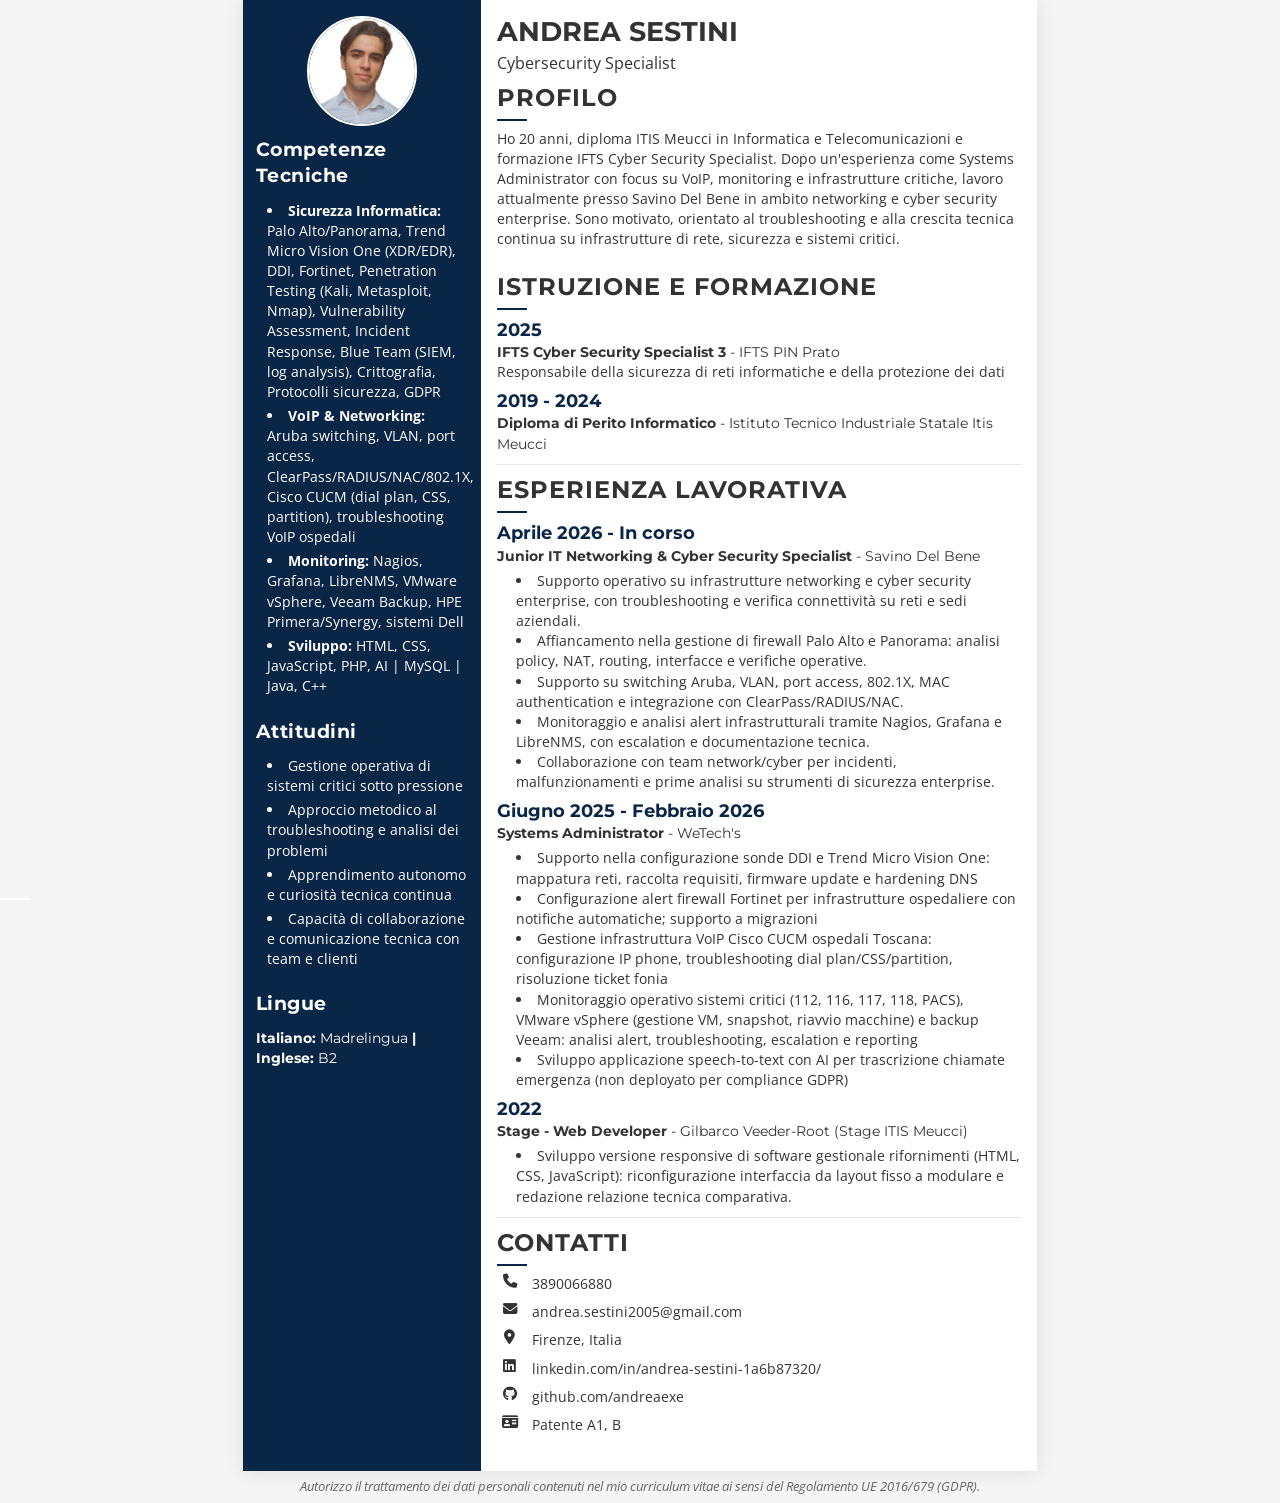
<file: index.html>
<!DOCTYPE html>
<html lang="it">
<head>
    <meta charset="UTF-8">
    <meta name="viewport" content="width=device-width, initial-scale=1.0">
    <meta name="viewport" content="width=device-width, initial-scale=1.0, shrink-to-fit=no">
    <title>Curriculum Vitae</title>
    <link rel="stylesheet" href="style.css">
    <link rel="stylesheet" href="https://cdnjs.cloudflare.com/ajax/libs/font-awesome/6.4.0/css/all.min.css">
    <link href="https://fonts.googleapis.com/css2?family=Montserrat:wght@400;500;600;700&family=Open+Sans:wght@300;400;600&display=swap" rel="stylesheet">
    <style>
        /* Stili per rendere responsive i contatti */
        .contact-item {
            display: flex;
            align-items: flex-start;
            margin-bottom: 8px;
            flex-wrap: wrap;
        }
        
        .contact-item i {
            margin-right: 10px;
            min-width: 16px;
            text-align: center;
        }
        
        .contact-item span {
            word-wrap: break-word;
            word-break: break-word;
            overflow-wrap: break-word;
            flex: 1;
            max-width: 100%;
        }
        
        @media (max-width: 768px) {
            .contact-info {
                width: 100%;
            }
            
            .contact-item {
                margin-bottom: 12px;
            }
        }

        @media print {
            @page {
                size: A4;
                margin: 0;
            }

            html, body {
                width: 210mm;
                height: 297mm;
                margin: 0;
                padding: 0;
                overflow: hidden;
                -webkit-print-color-adjust: exact !important;
                print-color-adjust: exact !important;
                color-adjust: exact !important;
            }

            .cv-container {
                width: 210mm;
                max-height: 286mm;
                overflow: hidden;
            }

            .privacy-disclaimer {
                position: relative;
                bottom: 0;
            }

            .contact-item {
                margin-bottom: 4px;
            }
        }
    </style>
</head>
<body>
<div class="cv-container">
        <!-- Colonna sinistra -->
        <div class="left-column">            <div class="photo-container">
                <div class="photo">
                    <!-- Percorso ottimizzato per GitHub Pages -->
                    <img src="fotoAttuale.png" alt="Foto profilo">
                </div>
            </div>

         <div class="section">
                <h2>Competenze Tecniche</h2>
                <ul class="skills-list">
                    <li><strong>Sicurezza Informatica:</strong> Palo Alto/Panorama, Trend Micro Vision One (XDR/EDR), DDI, Fortinet, Penetration Testing (Kali, Metasploit, Nmap), Vulnerability Assessment, Incident Response, Blue Team (SIEM, log analysis), Crittografia, Protocolli sicurezza, GDPR</li>
                    <li><strong>VoIP & Networking:</strong> Aruba switching, VLAN, port access, ClearPass/RADIUS/NAC/802.1X, Cisco CUCM (dial plan, CSS, partition), troubleshooting VoIP ospedali</li>

                    <li><strong>Monitoring:</strong> Nagios, Grafana, LibreNMS, VMware vSphere, Veeam Backup, HPE Primera/Synergy, sistemi Dell</li>
<li><strong>Sviluppo:</strong> HTML, CSS, JavaScript, PHP, AI | MySQL | Java, C++</li>
                </ul>
            </div>


       <div class="section">
                <h2>Attitudini</h2>
                <ul class="soft-skills">
                    <li>Gestione operativa di sistemi critici sotto pressione </li>
                    <li>Approccio metodico al troubleshooting e analisi dei problemi</li>
                    <li>Apprendimento autonomo e curiosità tecnica continua </li>
                    <li>Capacità di collaborazione e comunicazione tecnica con team e clienti</li>
                </ul>
            </div>




            <div class="section">
                <h2>Lingue</h2>
                <div class="languages">
                    <div class="language-item">
                        <h3>Italiano: <span class="language-level-text">Madrelingua</span> | Inglese: <span class="language-level-text">B2</span></h3>
                    </div>
                </div>
            </div>

</div>

        <!-- Colonna destra -->
        <div class="right-column">
            <div class="header">
                <h1>ANDREA SESTINI</h1>
                <p class="profession">Cybersecurity Specialist</p>
                <div class="section">
                    <h2>Profilo</h2>
                    <p>Ho 20 anni, diploma ITIS Meucci in Informatica e Telecomunicazioni e formazione IFTS Cyber Security Specialist. Dopo un'esperienza come Systems Administrator con focus su VoIP, monitoring e infrastrutture critiche, lavoro attualmente presso Savino Del Bene in ambito networking e cyber security enterprise. Sono motivato, orientato al troubleshooting e alla crescita tecnica continua su infrastrutture di rete, sicurezza e sistemi critici.
</p>
                </div>
            </div>

            <div class="section">
                <h2>Istruzione e Formazione</h2>
                <div class="education-item">
                    <h3>2025</h3>
                    <h4>IFTS Cyber Security Specialist 3 <span class="cert-issuer">- IFTS PIN Prato</span></h4>
                    <p>Responsabile della sicurezza di reti informatiche e della protezione dei dati</p>
                </div>
                <div class="education-item">
                    <h3>2019 - 2024</h3>
                    <h4>Diploma di Perito Informatico <span class="cert-issuer">- Istituto Tecnico Industriale Statale Itis Meucci</span></h4>
                </div>
            </div>

            <div class="section">
                <h2>Esperienza Lavorativa</h2>
                <div class="education-item">
                    <h3>Aprile 2026 - In corso</h3>
                    <h4>Junior IT Networking & Cyber Security Specialist <span class="cert-issuer">- Savino Del Bene</span></h4>
                    <ul style="margin-top: 0.3rem; padding-left: 1.2rem;">
                        <li>Supporto operativo su infrastrutture networking e cyber security enterprise, con troubleshooting e verifica connettivit&agrave; su reti e sedi aziendali.</li>
                        <li>Affiancamento nella gestione di firewall Palo Alto e Panorama: analisi policy, NAT, routing, interfacce e verifiche operative.</li>
                        <li>Supporto su switching Aruba, VLAN, port access, 802.1X, MAC authentication e integrazione con ClearPass/RADIUS/NAC.</li>
                        <li>Monitoraggio e analisi alert infrastrutturali tramite Nagios, Grafana e LibreNMS, con escalation e documentazione tecnica.</li>
                        <li>Collaborazione con team network/cyber per incidenti, malfunzionamenti e prime analisi su strumenti di sicurezza enterprise.</li>
                    </ul>
                </div>
                <div class="education-item">
                    <h3>Giugno 2025 - Febbraio 2026 </h3>
                    <h4>Systems Administrator <span class="cert-issuer">- WeTech's</span></h4>
                    <ul style="margin-top: 0.3rem; padding-left: 1.2rem;">
                        <li>Supporto nella configurazione sonde DDI e Trend Micro Vision One: mappatura reti, raccolta requisiti, firmware update e hardening DNS</li>
                        <li>Configurazione alert firewall Fortinet per infrastrutture ospedaliere con notifiche automatiche; supporto a migrazioni</li>
                        <li>Gestione infrastruttura VoIP Cisco CUCM ospedali Toscana: configurazione IP phone, troubleshooting dial plan/CSS/partition, risoluzione ticket fonia</li>
                        <li>Monitoraggio operativo sistemi critici (112, 116, 117, 118, PACS), VMware vSphere (gestione VM, snapshot, riavvio macchine) e backup Veeam: analisi alert, troubleshooting, escalation e reporting</li>
                        <li>Sviluppo applicazione speech-to-text con AI per trascrizione chiamate emergenza (non deployato per compliance GDPR)</li>

                    </ul>
                </div>


               <div class="education-item">
    <h3>2022 </h3>
    <h4>Stage - Web Developer <span class="cert-issuer">- Gilbarco Veeder-Root (Stage ITIS Meucci)</span></h4>
    <ul style="margin-top: 0.3rem; padding-left: 1.2rem;">
        <li>Sviluppo versione responsive di software gestionale rifornimenti (HTML, CSS, JavaScript): riconfigurazione interfaccia da layout fisso a modulare e redazione relazione tecnica comparativa.</li>
    </ul>
</div>

            </div>


            <div class="section">
                <h2>Contatti</h2>
                <div class="contact-info">
                    <div class="contact-item">
                        <i class="fas fa-phone"></i>
                        <a href="tel:+393890066880" style="text-decoration: none; color: inherit; word-wrap: break-word; word-break: break-word; overflow-wrap: break-word; flex: 1; max-width: 100%;">3890066880</a>
                    </div>
                    <div class="contact-item">
                        <i class="fas fa-envelope"></i>
                        <a href="mailto:andrea.sestini2005@gmail.com" style="text-decoration: none; color: inherit; word-wrap: break-word; word-break: break-word; overflow-wrap: break-word; flex: 1; max-width: 100%;">andrea.sestini2005@gmail.com</a>
                    </div>
                    <div class="contact-item">
                        <i class="fas fa-map-marker-alt"></i>
                        <span>Firenze, Italia</span>
                    </div>

                    <div class="contact-item">
                        <i class="fab fa-linkedin"></i>
                        <a href="https://www.linkedin.com/in/andrea-sestini-1a6b87320/" target="_blank" style="text-decoration: none; color: inherit; word-wrap: break-word; word-break: break-word; overflow-wrap: break-word; flex: 1; max-width: 100%;">linkedin.com/in/andrea-sestini-1a6b87320/</a>
                    </div>
                    <div class="contact-item">
                        <i class="fab fa-github"></i>
                        <a href="https://github.com/andreaexe" target="_blank" style="text-decoration: none; color: inherit; word-wrap: break-word; word-break: break-word; overflow-wrap: break-word; flex: 1; max-width: 100%;">github.com/andreaexe</a>
                    </div>
                    <div class="contact-item">
                        <i class="fas fa-id-card"></i>
                        <span>Patente A1, B</span>
                    </div>
                </div>
            </div>
        </div>
    </div>
    
    <!-- Sezione trattamento dati personali -->
    <div class="privacy-disclaimer">
        <p>Autorizzo il trattamento dei dati personali contenuti nel mio curriculum vitae ai sensi del Regolamento UE 2016/679 (GDPR).</p>
    </div>
</body>
</html>
</file>
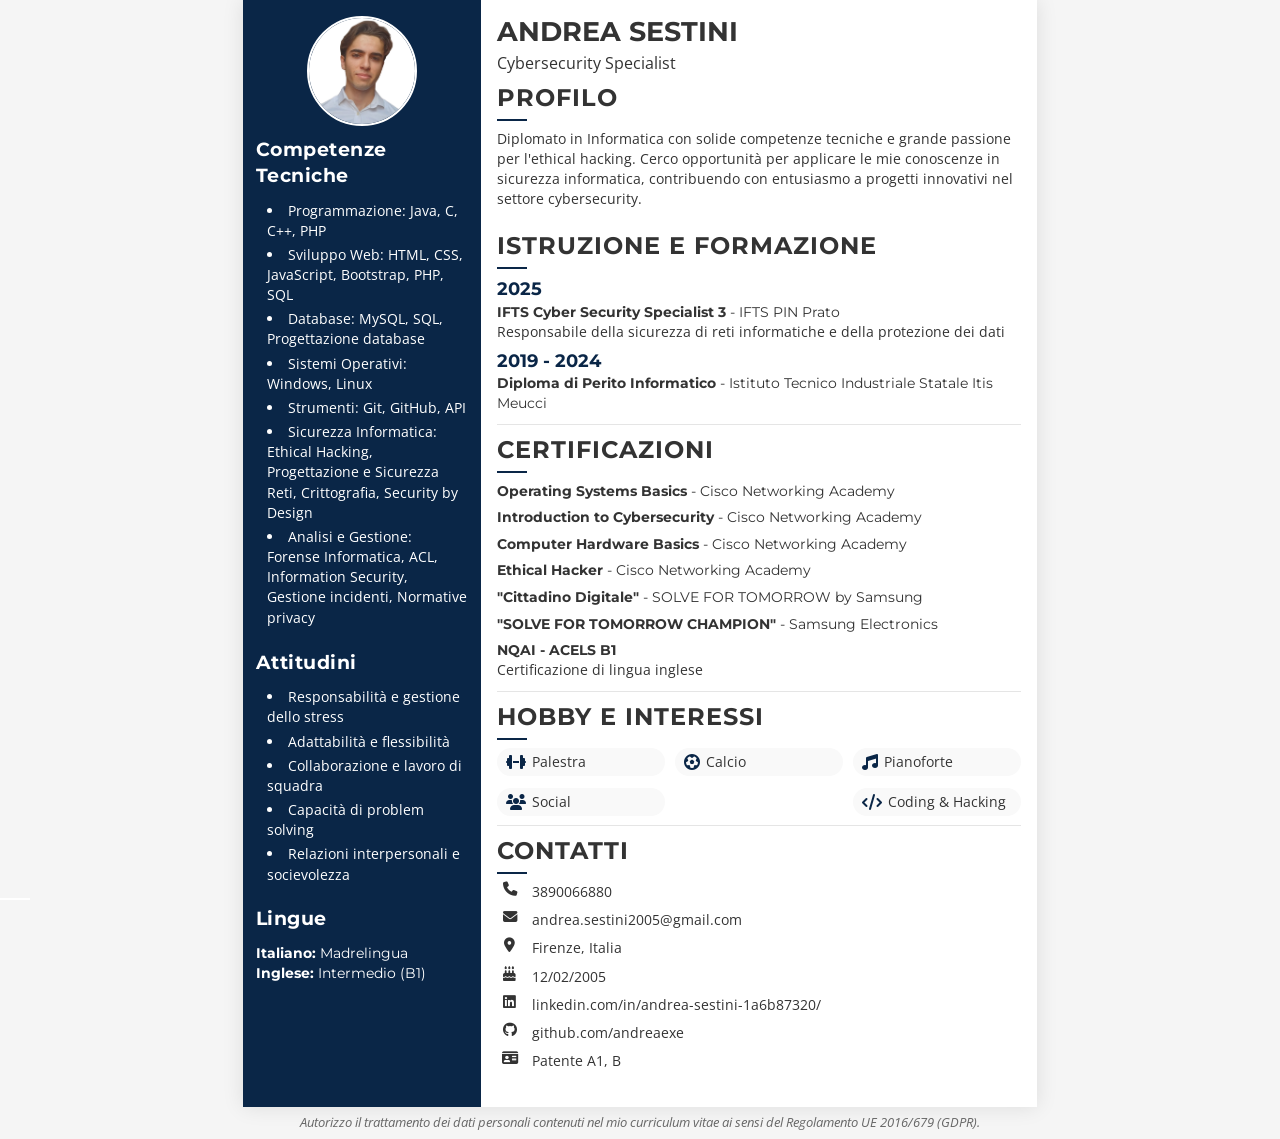
<file: cv.html>
<!DOCTYPE html>
<html lang="it">
<head>
    <meta charset="UTF-8">
    <meta name="viewport" content="width=device-width, initial-scale=1.0">
    <meta name="viewport" content="width=device-width, initial-scale=1.0, shrink-to-fit=no">
    <title>Curriculum Vitae</title>
    <link rel="stylesheet" href="style.css">
    <link rel="stylesheet" href="https://cdnjs.cloudflare.com/ajax/libs/font-awesome/6.4.0/css/all.min.css">
    <link href="https://fonts.googleapis.com/css2?family=Montserrat:wght@400;500;600;700&family=Open+Sans:wght@300;400;600&display=swap" rel="stylesheet">
    <style>
        /* Stili per rendere responsive i contatti */
        .contact-item {
            display: flex;
            align-items: flex-start;
            margin-bottom: 8px;
            flex-wrap: wrap;
        }
        
        .contact-item i {
            margin-right: 10px;
            min-width: 16px;
            text-align: center;
        }
        
        .contact-item span {
            word-wrap: break-word;
            word-break: break-word;
            overflow-wrap: break-word;
            flex: 1;
            max-width: 100%;
        }
        
        @media (max-width: 768px) {
            .contact-info {
                width: 100%;
            }
            
            .contact-item {
                margin-bottom: 12px;
            }
        }

        @media print {
            @page {
                size: A4;
                margin: 0;
            }
            
            html, body {
                width: 210mm;
                height: 297mm;
                margin: 0;
                padding: 0;
                overflow: hidden;
            }

            .cv-container {
                width: 210mm;
                max-height: 287mm; /* Lascia spazio per il disclaimer */
                overflow: hidden;
            }
            
            .privacy-disclaimer {
                position: relative;
                bottom: 0;
            }
        }
    </style>
</head>
<body>
<div class="cv-container">
        <!-- Colonna sinistra -->
        <div class="left-column">
            <div class="photo-container">                <div class="photo">
                    <!-- Percorso ottimizzato per GitHub Pages -->
                    <img src="./fotoAttuale.png" alt="Foto profilo">
                </div>
            </div>

            <div class="section">
                <h2>Competenze Tecniche</h2>
                <ul class="skills-list">
                    <li>Programmazione: Java, C, C++, PHP</li>
                    <li>Sviluppo Web: HTML, CSS, JavaScript, Bootstrap, PHP, SQL</li>
                    <li>Database: MySQL, SQL, Progettazione database</li>
                    <li>Sistemi Operativi: Windows, Linux</li>
                    <li>Strumenti: Git, GitHub, API</li>
                    <li>Sicurezza Informatica: Ethical Hacking, Progettazione e Sicurezza Reti, Crittografia, Security by Design</li>
                    <li>Analisi e Gestione: Forense Informatica, ACL, Information Security, Gestione incidenti, Normative privacy</li>
                </ul>
            </div>

            <div class="section">
                <h2>Attitudini</h2>
                <ul class="soft-skills">
                    <li>Responsabilità e gestione dello stress</li>
                    <li>Adattabilità e flessibilità</li>
                    <li>Collaborazione e lavoro di squadra</li>
                    <li>Capacità di problem solving</li>
                    <li>Relazioni interpersonali e socievolezza</li>
                </ul>
            </div>

            <div class="section">
                <h2>Lingue</h2>
                <div class="languages">
                    <div class="language-item">
                        <h3>Italiano: <span class="language-level-text">Madrelingua</span></h3>
                    </div>
                    <div class="language-item">
                        <h3>Inglese: <span class="language-level-text">Intermedio (B1)</span></h3>
                    </div>
                </div>
            </div>
        </div>

        <!-- Colonna destra -->
        <div class="right-column">
            <div class="header">
                <h1>ANDREA SESTINI</h1>
                <p class="profession">Cybersecurity Specialist</p>
                <div class="section">
                    <h2>Profilo</h2>
                    <p>Diplomato in Informatica con solide competenze tecniche e grande passione per l'ethical hacking. Cerco opportunità per applicare le mie conoscenze in sicurezza informatica, contribuendo con entusiasmo a progetti innovativi nel settore cybersecurity.</p>
                </div>
            </div>

            <div class="section">
                <h2>Istruzione e Formazione</h2>
                <div class="education-item">
                    <h3>2025</h3>
                    <h4>IFTS Cyber Security Specialist 3 <span class="cert-issuer">- IFTS PIN Prato</span></h4>
                    <p>Responsabile della sicurezza di reti informatiche e della protezione dei dati</p>
                </div>
                <div class="education-item">
                    <h3>2019 - 2024</h3>
                    <h4>Diploma di Perito Informatico <span class="cert-issuer">- Istituto Tecnico Industriale Statale Itis Meucci</span></h4>
                </div>
            </div>

            <div class="section">
                <h2>Certificazioni</h2>
                <div class="education-item">
                    <h4>Operating Systems Basics <span class="cert-issuer">- Cisco Networking Academy</span></h4>
                </div>
                <div class="education-item">
                    <h4>Introduction to Cybersecurity <span class="cert-issuer">- Cisco Networking Academy</span></h4>
                </div>
                <div class="education-item">
                    <h4>Computer Hardware Basics <span class="cert-issuer">- Cisco Networking Academy</span></h4>
                </div>
                <div class="education-item">
                    <h4>Ethical Hacker <span class="cert-issuer">- Cisco Networking Academy</span></h4>
                </div>
                <div class="education-item">
                    <h4>"Cittadino Digitale" <span class="cert-issuer">- SOLVE FOR TOMORROW by Samsung</span></h4>
                </div>
                <div class="education-item">
                    <h4>"SOLVE FOR TOMORROW CHAMPION" <span class="cert-issuer">- Samsung Electronics</span></h4>
                </div>
                <div class="education-item">
                    <h4>NQAI - ACELS B1</h4>
                    <p>Certificazione di lingua inglese</p>
                </div>
            </div>

            <div class="section">
                <h2>Hobby e Interessi</h2>
                <div class="hobbies">
                    <div class="hobby">
                        <i class="fas fa-dumbbell"></i>
                        <span>Palestra</span>
                    </div>
                    <div class="hobby">
                        <i class="fas fa-futbol"></i>
                        <span>Calcio</span>
                    </div>
                    <div class="hobby">
                        <i class="fas fa-music"></i>
                        <span>Pianoforte</span>
                    </div>
                    <div class="hobby">
                        <i class="fas fa-users"></i>
                        <span>Social</span>
                    </div>
                    <div class="hobby">
                        <i class="fas fa-code"></i>
                        <span>Coding & Hacking</span>
                    </div>
                </div>
            </div>

            <div class="section">
                <h2>Contatti</h2>
                <div class="contact-info">
                    <div class="contact-item">
                        <i class="fas fa-phone"></i>
                        <a href="tel:+393890066880" style="text-decoration: none; color: inherit; word-wrap: break-word; word-break: break-word; overflow-wrap: break-word; flex: 1; max-width: 100%;">3890066880</a>
                    </div>
                    <div class="contact-item">
                        <i class="fas fa-envelope"></i>
                        <a href="mailto:andrea.sestini2005@gmail.com" style="text-decoration: none; color: inherit; word-wrap: break-word; word-break: break-word; overflow-wrap: break-word; flex: 1; max-width: 100%;">andrea.sestini2005@gmail.com</a>
                    </div>
                    <div class="contact-item">
                        <i class="fas fa-map-marker-alt"></i>
                        <span>Firenze, Italia</span>
                    </div>
                    <div class="contact-item">
                        <i class="fas fa-birthday-cake"></i>
                        <span>12/02/2005</span>
                    </div>
                    <div class="contact-item">
                        <i class="fab fa-linkedin"></i>
                        <a href="https://www.linkedin.com/in/andrea-sestini-1a6b87320/" target="_blank" style="text-decoration: none; color: inherit; word-wrap: break-word; word-break: break-word; overflow-wrap: break-word; flex: 1; max-width: 100%;">linkedin.com/in/andrea-sestini-1a6b87320/</a>
                    </div>
                    <div class="contact-item">
                        <i class="fab fa-github"></i>
                        <a href="https://github.com/andreaexe" target="_blank" style="text-decoration: none; color: inherit; word-wrap: break-word; word-break: break-word; overflow-wrap: break-word; flex: 1; max-width: 100%;">github.com/andreaexe</a>
                    </div>
                    <div class="contact-item">
                        <i class="fas fa-id-card"></i>
                        <span>Patente A1, B</span>
                    </div>
                </div>
            </div>
        </div>
    </div>
    
    <!-- Sezione trattamento dati personali -->
    <div class="privacy-disclaimer">
        <p>Autorizzo il trattamento dei dati personali contenuti nel mio curriculum vitae ai sensi del Regolamento UE 2016/679 (GDPR).</p>
    </div>
</body>
</html>
</file>
<file: style.css>
/* Reset e stili di base */
* {
    margin: 0;
    padding: 0;
    box-sizing: border-box;
}

body {
    font-family: 'Open Sans', sans-serif;
    background-color: #f5f5f5;
    color: #333;
    line-height: 1.4; /* Increased from 1.3 for better spacing */
    font-size: 0.9rem; /* Base font size for consistency */
}

h1, h2, h3, h4 {
    font-family: 'Montserrat', sans-serif;
}

ul {
    list-style-position: inside;
    margin-bottom: 0.4rem; /* Slightly increased */
}

/* Container principale - Ottimizzato per A4 */
.cv-container {
    display: flex;
    width: 100%;
    max-width: 210mm; /* Esatta larghezza A4 */
    min-height: auto;
    margin: 0 auto;
    box-shadow: 0 0 20px rgba(0, 0, 0, 0.1);
    background-color: white;
    padding: 0; /* Rimosso padding esterno */
}

/* Colonna sinistra */
.left-column {
    width: 30%; /* Ridotto da 33% per sfruttare meglio lo spazio orizzontale */
    background-color: #0A2647;
    color: white;
    padding: 1rem 0.8rem; /* Ridotto ulteriormente */
}

/* Sezione foto */
.photo-container {
    text-align: center;
    margin-bottom: 0.6rem; /* Ulteriormente ridotto */
}

.photo {
    width: 110px; /* Ridotto ulteriormente */
    height: 110px;
    border-radius: 50%;
    margin: 0 auto;
    overflow: hidden;
    border: 2px solid white; /* Ridotto da 3px */
}

.photo img {
    width: 100%;
    height: 100%;
    object-fit: cover;
}

/* Sezioni generali */
.section {
    margin-bottom: 0.5rem; /* Increased from 0.3rem */
    padding-bottom: 0.25rem; /* Increased from 0.15rem */
}

.right-column .section {
    border-bottom: 1px solid rgba(0, 0, 0, 0.1);
}

.left-column .section:last-child,
.right-column .section:last-child {
    border-bottom: none;
}

.left-column h2, .right-column h2 {
    margin-bottom: 0.4rem; /* Increased */
    font-size: 1.2rem; /* Standardized and slightly increased */
    padding-bottom: 0.3rem; /* Increased */
    letter-spacing: 0.5px;
}

.left-column h2::after {
    content: '';
    position: absolute;
    left: 0;
    bottom: 0;
    width: 30px;
    height: 2px;
    background-color: white;
}

/* Contatti */
.contact-info {
    margin-top: 0.4rem; /* Increased */
}

.contact-item {
    margin-bottom: 0.3rem; /* Increased */
    font-size: 0.9rem; /* Standardized size */
}

.contact-item i {
    width: 25px;
    margin-right: 10px;
}

/* Istruzione */
.education-item {
    margin-bottom: 0.4rem; /* Increased */
}

.education-item h3 {
    font-size: 0.9rem; /* Increased for consistency */
}

.education-item h4 {
    font-size: 0.9rem; /* Standardized size */
}

.education-item p {
    font-weight: normal;
    font-size: 0.9rem; /* Standardized size */
    margin-bottom: 0.1rem; /* Increased */
}

.cert-issuer {
    font-weight: normal;
    font-size: 0.9rem; /* Standardized size */
}

/* Colonna destra */
.right-column {
    width: 70%; /* Aumentato da 67% per bilanciare la colonna sinistra */
    padding: 1rem 1rem; /* Ridotto ulteriormente */
}

/* Header */
.header {
   margin-top: 0;
   padding-bottom: 0.5rem; /* Increased */
}

.header h1 {
    font-size: 1.7rem; /* Slightly increased */
    line-height: 1.2; /* Increased */
    margin-bottom: 0.2rem;
}

.profession {
    font-size: 1.0rem; /* Increased */
    margin-bottom: 0.4rem; /* Increased */
}

/* Sezione destra */
.right-column h2 {
    margin-bottom: 0.5rem; /* Increased */
    padding-bottom: 0.4rem; /* Increased */
    font-size: 1.5rem;
    text-transform: uppercase;
    letter-spacing: 1px;
    position: relative;
}

.right-column h2::after {
    content: '';
    position: absolute;
    left: 0;
    bottom: 0;
    width: 30px;
    height: 2px;
    background-color: #0A2647;
}

.right-column h3 {
    font-size: 1.1rem; /* Increased */
    color: #0A2647;
}

/* Esperienze */
.experience-item {
    margin-bottom: 0.9rem; /* Increased */
    position: relative;
}

.date-location {
    display: flex;
    justify-content: space-between;
    margin-bottom: 0.6rem; /* Increased */
    font-size: 0.9rem; /* Standardized size */
    color: #666;
}

.experience-item h3 {
    margin-bottom: 0.3rem; /* Increased */
}

.experience-item h4 {
    color: #555;
    font-weight: 500;
    margin-bottom: 0.6rem; /* Increased */
}

.experience-item ul {
    padding-left: m;
}

.experience-item li {
    margin-bottom: 0.3rem; /* Increased */
    font-size: 0.9rem; /* Standardized size */
}

/* Skills */
.skills {
    margin-bottom: 1.5rem;
}

.skills-list {
    margin-bottom: 0.6rem; /* Increased */
    padding-left: 0.7rem; /* Increased */
}

.skills-list li {
    margin-bottom: 0.25rem; /* Increased */
    font-size: 0.9rem; /* Standardized size */
}

/* Attitudini - Convertito in elenco */
.soft-skills {
    padding-left: 0.7rem;
    list-style-type: disc;
    margin-bottom: 0.5rem;
}

.soft-skills li {
    margin-bottom: 0.25rem;
    font-size: 0.9rem;
    color: white;
}

/* Rimuoviamo lo stile vecchio delle soft-skills che non useremo più */
.soft-skill {
    display: none;
}

/* Hobby e interessi */
.hobbies {
    display: flex;
    flex-wrap: wrap;
    gap: 7px; /* Increased */
    justify-content: space-between; /* Distribuisce gli hobby orizzontalmente */
}

.hobby {
    display: flex;
    flex-direction: row;
    align-items: center;
    margin-bottom: 5px; /* Increased */
    background-color: #f9f9f9;
    padding: 4px 9px; /* Increased */
    border-radius: 15px;
    width: auto;
    flex: 0 0 calc(33% - 5px); /* Organizza in 3 colonne */
}

.hobby i {
    font-size: 1rem;
    color: #0A2647;
    margin-right: 6px;
}

.hobby span {
    font-size: 0.9rem; /* Standardized size */
}

/* Sezione privacy */
.privacy-disclaimer {
    width: 100%;
    max-width: 210mm; /* Larghezza A4 */
    margin: 0 auto;
    padding: 7px; /* Increased */
    text-align: center;
    font-size: 0.8rem; /* Increased */
    color: #666;
    font-style: italic;
}

/* Languages */
.language-level-text {
    font-weight: normal;
    font-size: 0.9rem; /* Standardized size */
}

.language-item h3 {
    font-size: 0.9rem; /* Standardized size */
}

/* Print specific styles - Ottimizzati per A4 */
@media print {
    @page {
        size: A4;
        margin: 0;
    }

    html, body {
        width: 210mm;
        height: 297mm;
        margin: 0;
        padding: 0;
        overflow: hidden;
        -webkit-print-color-adjust: exact !important;
        print-color-adjust: exact !important;
        color-adjust: exact !important;
    }

    body {
        font-size: 0.9rem;
        line-height: 1.4;
    }

    .cv-container {
        width: 210mm;
        max-height: 400mm;
        padding: 0;
        min-height: 0;
        box-shadow: none;
        margin: 0;
        page-break-inside: avoid;
        overflow: hidden;
    }

    /* Forza colori colonna sinistra */
    .left-column {
        background-color: #0A2647 !important;
        color: white !important;
        padding: 1rem 0.8rem;
        -webkit-print-color-adjust: exact !important;
        print-color-adjust: exact !important;
        color-adjust: exact !important;
    }

    .left-column h2,
    .left-column h3,
    .left-column li,
    .left-column span,
    .left-column strong,
    .left-column .language-level-text,
    .left-column .language-item h3 {
        color: white !important;
    }

    .soft-skills li {
        color: white !important;
    }

    .left-column h2::after {
        background-color: white !important;
    }

    .right-column {
        padding: 1rem 1rem;
    }

    .photo-container {
        margin-bottom: 0.6rem;
    }

    .photo {
        width: 105px;
        height: 105px;
    }

    /* Spaziature sezioni */
    .section {
        margin-bottom: 0.5rem;
        padding-bottom: 0.25rem;
    }

    .left-column h2 {
        font-size: 1.15rem;
        margin-bottom: 0.4rem;
        padding-bottom: 0.3rem;
    }

    .right-column h2 {
        font-size: 1.45rem;
        margin-bottom: 0.45rem;
        padding-bottom: 0.35rem;
    }

    .header {
        padding-bottom: 0.5rem;
    }

    .header h1 {
        font-size: 1.65rem;
        margin-bottom: 0.2rem;
    }

    .profession {
        font-size: 1rem;
        margin-bottom: 0.35rem;
    }

    .right-column h3 {
        font-size: 1.05rem;
    }

    .education-item {
        margin-bottom: 0.4rem;
    }

    .education-item h3 {
        font-size: 0.9rem;
    }

    .education-item h4 {
        font-size: 0.9rem;
    }

    .education-item p {
        font-size: 0.9rem;
    }

    .cert-issuer {
        font-size: 0.9rem;
    }

    .skills-list li {
        font-size: 0.88rem;
        margin-bottom: 0.25rem;
    }

    .soft-skills li {
        font-size: 0.88rem;
        margin-bottom: 0.25rem;
    }

    .contact-item {
        font-size: 0.88rem;
        margin-bottom: 0.3rem;
    }

    .language-item h3 {
        font-size: 0.88rem;
    }

    ul {
        margin-bottom: 0.3rem;
    }

    .skills-list {
        margin-bottom: 0.5rem;
        padding-left: 0.7rem;
    }

    .soft-skills {
        padding-left: 0.7rem;
        margin-bottom: 0.4rem;
    }

    .privacy-disclaimer {
        font-size: 0.78rem;
        padding: 5px 5px;
        margin: 0;
    }

    .contact-info {
        margin-top: 0.35rem;
    }
}
</file>
